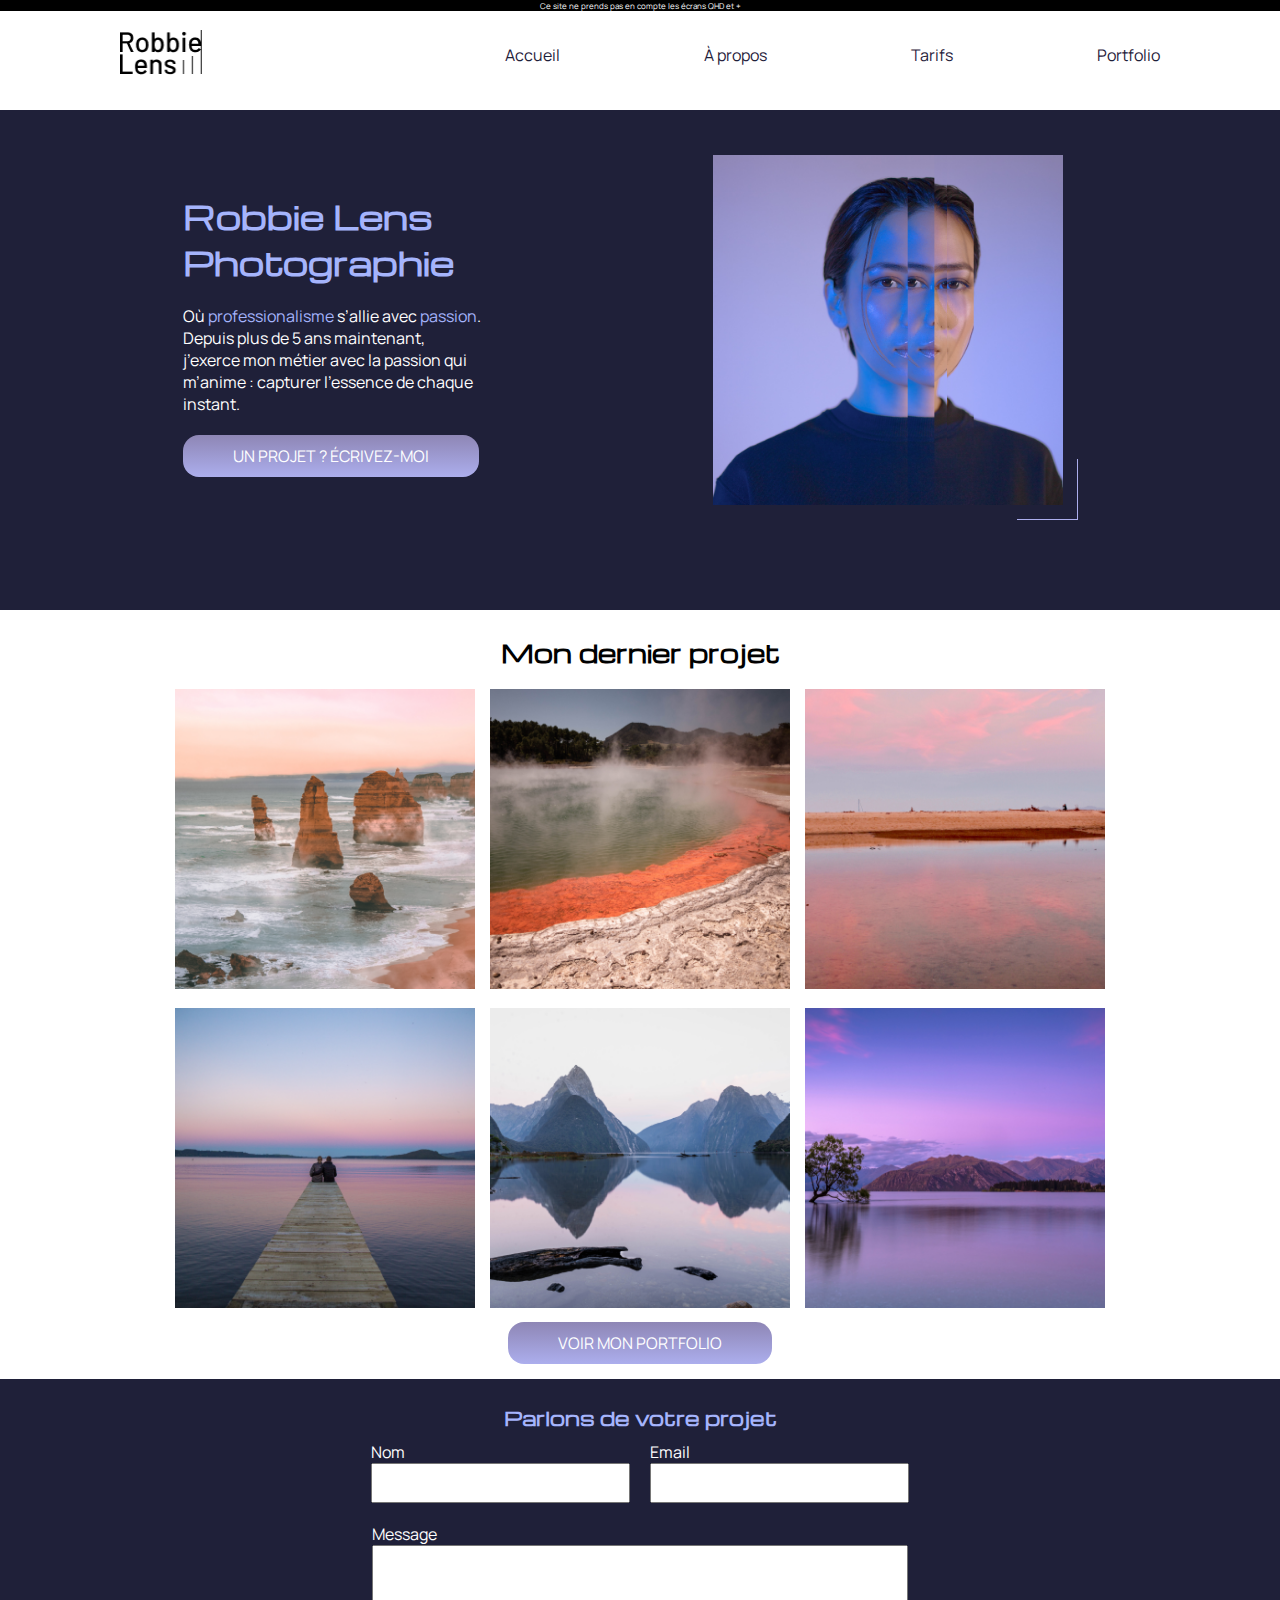
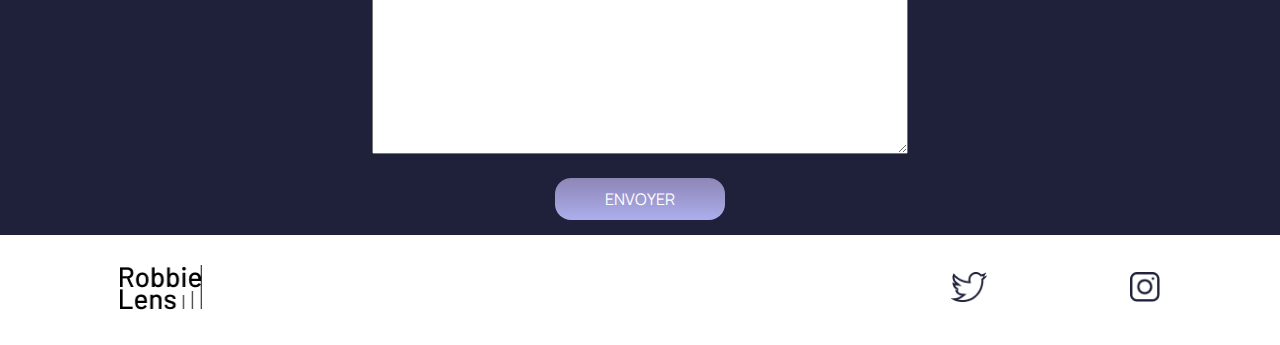
<file: index.html>
<!DOCTYPE html>
<html lang="fr">

<head>
    <meta charset="utf-8" >
    <meta http-equiv="X-UA-Compatible" content="ie=edge">
    <meta name="viewport" content="width=device-width, initial-scale=1.0">
    <title>Accueil - Robbie Lens Photographie</title>
    <link rel="stylesheet" href="./css/style.css"> <!-- ./css/class.css est importé dans style.css-->
    <link rel="preconnect" href="https://fonts.googleapis.com">
    <link rel="preconnect" href="https://fonts.gstatic.com" crossorigin>
    <link href="https://fonts.googleapis.com/css2?family=Manrope:wght@200..800&family=Michroma&display=swap" rel="stylesheet">
</head>

<body>
    <p id="first" class="text-white bg-black absolute text-center">Ce site ne prends pas en compte les écrans QHD et +</p>
    <header>
        <nav class="menuNav">
            <div><a href="index.html"><img src="images/logo.png" alt="Logo Robbie Lens" class="logo lien-icone"></a></div>
            <div class="btnNav">
                <a href="index.html">Accueil</a>
                <a href="a-propos.html">À propos</a>
                <a href="tarifs.html">Tarifs</a>
                <a href="portfolio.html">Portfolio</a>
            </div>
        </nav>
    </header>
    <main>
        <section>
            <div class="wrapper">
                <div class="one">
                    <h1 class="text-start invisible">Robbie Lens </h1>
                    <h1 class="text-start">Photographie</h1>
                </div>
                <div class="two w-300"> 
                    <p>
                        Où <em>professionalisme</em> s’allie avec <em>passion</em>. Depuis
                        plus de 5 ans maintenant, j’exerce mon métier avec la passion
                        qui m’anime : capturer l’essence de chaque instant.
                    </p>
                </div>
                <div class="pt-2 three text-start">
                        <a href="./meContacter.html" class="cta">UN PROJET ? ÉCRIVEZ-MOI</a>
                </div>
                <div class="four">
                    <div class="centerFit"><img src="images/robbie-lens.png" alt="Portrait avec effet de la photographe Robbie Lens"><div class="mini-border"></div></div>
                </div>
            </div>
        </section>
        <section class="bg-white">
            <h2 class="text-center text-black">Mon dernier projet</h2>
            <div class="container pt-4 text-center">
                <div><img src="./images/accueil/element-1.png" alt="" class="w-300 h-300"></div>
                <div><img src="./images/accueil/element-2.png" alt="" class="w-300 h-300"></div>
                <div><img src="./images/accueil/element-3.png" alt="" class="w-300 h-300"></div>
                <div><img src="./images/accueil/element-4.png" alt="" class="w-300 h-300"></div>
                <div><img src="./images/accueil/element-5.png" alt="" class="w-300 h-300"></div>
                <div><img src="./images/accueil/element-6.png" alt="" class="w-300 h-300"></div>
            </div>
            <div class="text-center pt-4">
                <a href="./portfolio.html" class="cta">VOIR MON PORTFOLIO</a>
            </div>
        </section>
        <section>
            <h3 class="text-center">Parlons de votre projet</h3>
            <form action="" id="yourProjectForm">
                <div class="form">
                    <div class="p-2">
                        <label for="name" class="text-white">Nom</label>
                        <br>
                        <input type="text" id="name" name="name">
                    </div>
                    <div class="p-2">
                        <label for="email" class="text-white">Email</label>
                        <br>
                        <input type="email" id="email" name="email">
                    </div>
                    <div class="p-2">
                        <label for="message" class="text-white">Message</label>
                        <br>
                        <textarea id="message" name="message"></textarea>
                    </div>
                </div>
                
                <div class="text-center pt-4">
                    <a href="mailto:exemple@gmail.com" class="cta">ENVOYER</a>
                </div>
            </form>

        </section>
    </main> 
    <footer>
        <div class="menuFooter">
            <div class="btnNav"><a href="index.html"><img src="images/logo.png" alt="Logo Robbie Lens" class="logo lien-icone"></a></div>
            <div class="btnNav">
                <a target="_blank" href="https://twitter.com/" class="lien-icone">
                    <img src="images/twitter.png" alt="Logo Twitter" height="30px">
                </a>
                <a target="_blank" href="https://www.instagram.com/" class="lien-icone">
                    <img src="images/instagram.png" alt="Logo Instagram" width="30px">
                </a>
            </div>
        </div>
    </footer>
</body>

</html>
</file>
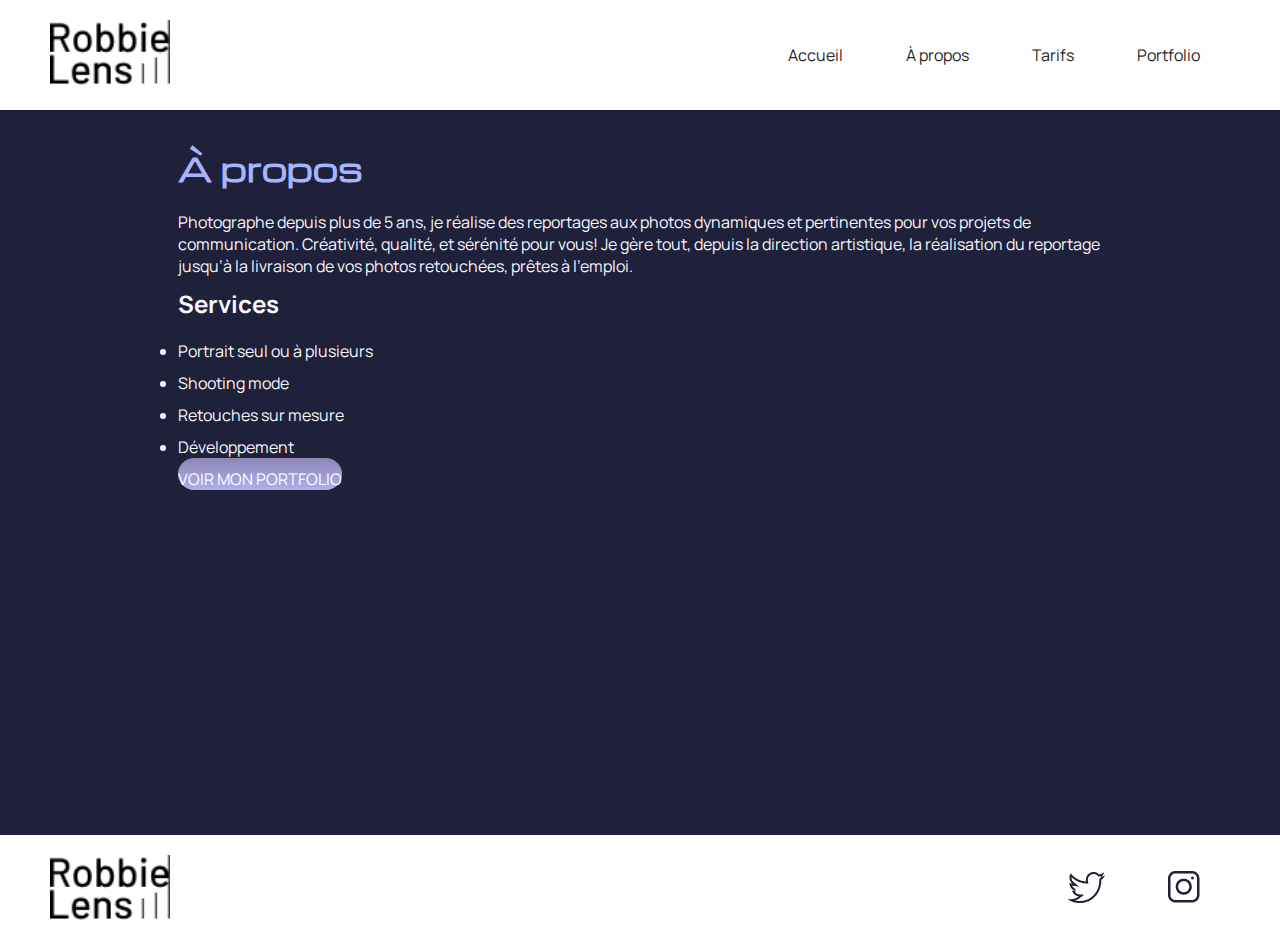
<file: a-propos.html>
<!DOCTYPE html>
<html lang="fr">

<head>
    <title>À propos - Robbie Lens Photographie</title>
    <meta charset="utf-8" >
    <meta http-equiv="X-UA-Compatible" content="ie=edge">
    <meta name="viewport" content="width=device-width, initial-scale=1.0">
    <link href="style.css" rel="stylesheet">
    <link rel="preconnect" href="https://fonts.googleapis.com">
    <link rel="preconnect" href="https://fonts.gstatic.com" crossorigin>
    <link href="https://fonts.googleapis.com/css2?family=Manrope:wght@200..800&family=Michroma&display=swap" rel="stylesheet">
</head>

<body>
    <header>
        <nav class="menuNav">
            <div class="logo"><a href="index.html"><img src="images/logo.png" alt="Logo Robbie Lens" class="lien-icone" width="120px"></a></div>
            <div class="btnNav">
                <a href="index.html">Accueil</a>
                <a href="a-propos.html">À propos</a>
                <a href="tarifs.html">Tarifs</a>
                <a href="portfolio.html">Portfolio</a>
            </div>
        </nav>
    </header>
    <main>
        <section class="a-propos-main">
            <h1>À propos</h1>
            <div class="carre-contenu">
                <p>
                    Photographe depuis plus de 5 ans, je réalise des reportages aux photos dynamiques et pertinentes
                    pour
                    vos
                    projets de communication. Créativité, qualité, et sérénité pour vous! Je gère tout, depuis la
                    direction
                    artistique, la réalisation du reportage jusqu’à la livraison de vos photos retouchées, prêtes à
                    l’emploi.
                </p>
                <h2>Services</h2>
                <ul>
                    <li>Portrait seul ou à plusieurs</li>
                    <li>Shooting mode</li>
                    <li>Retouches sur mesure</li>
                    <li>Développement</li>
                </ul>
            </div>
            <div>
                <a href="" class="cta">VOIR MON PORTFOLIO</a>
            </div>
        </section>
    </main>
    <footer>
        <div class="menuNav">
            <div class="logo"><a href="index.html"><img src="images/logo.png" alt="Logo Robbie Lens" width="120px" class="lien-icone"></a></div>
            <div class="btnNav">
                <a target="_blank" href="https://twitter.com/" class="lien-icone">
                    <img src="images/twitter.png" alt="Logo Twitter" >
                </a>
                <a target="_blank" href="https://www.instagram.com/" class="lien-icone">
                    <img src="images/instagram.png" alt="Logo Instagram" >
                </a>
            </div>
        </div>
    </footer>
</body>

</html>
</file>
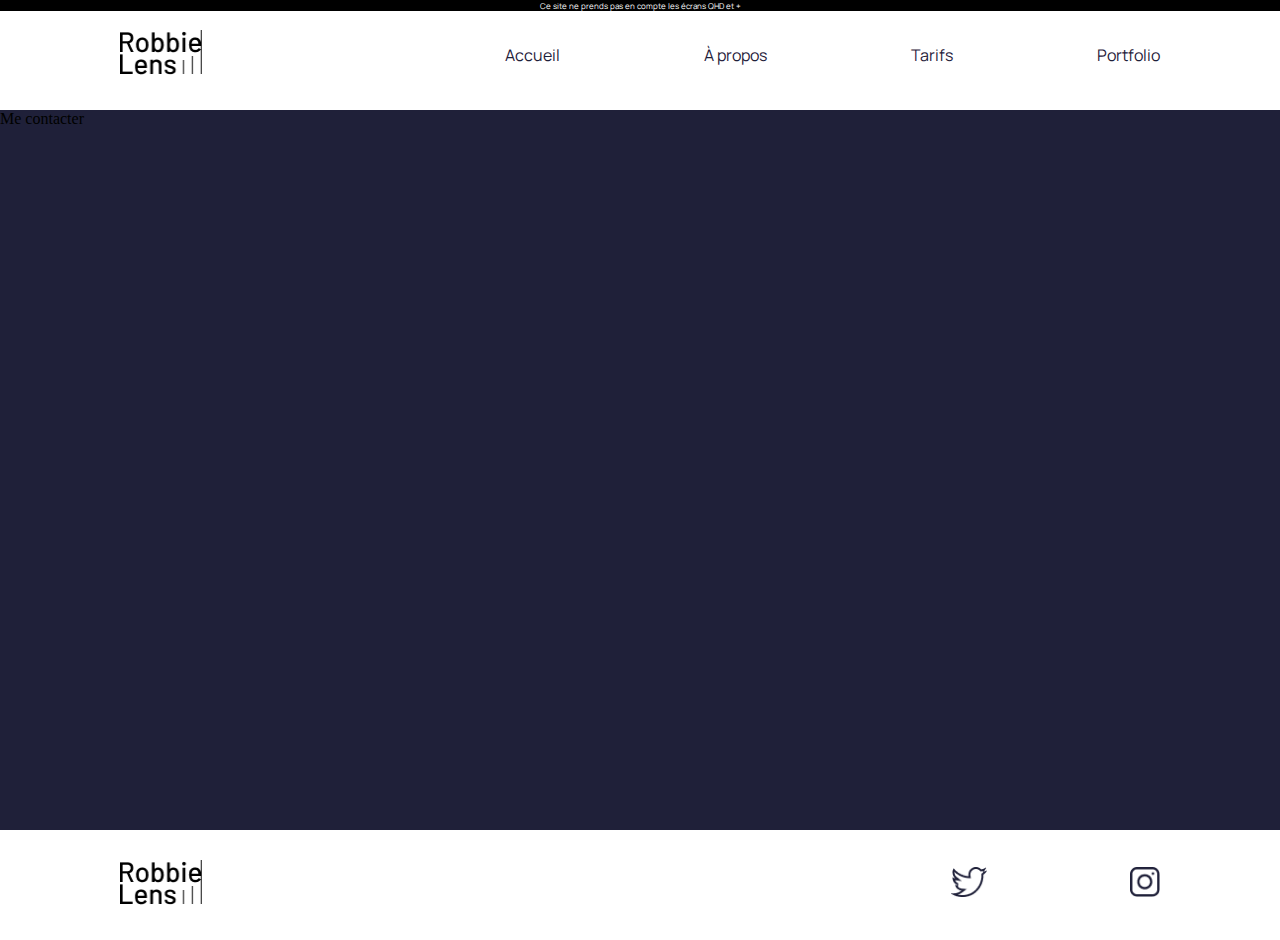
<file: meContacter.html>
<!DOCTYPE html>
<html lang="fr">
<head>
    <meta charset="utf-8" >
    <meta http-equiv="X-UA-Compatible" content="ie=edge">
    <meta name="viewport" content="width=device-width, initial-scale=1.0">
    <title>Me contacter - Robbie Lens Photographie</title>
    <link rel="stylesheet" href="./css/style.css"> <!-- ./css/class.css est importé dans style.css-->
    <link rel="preconnect" href="https://fonts.googleapis.com">
    <link rel="preconnect" href="https://fonts.gstatic.com" crossorigin>
    <link href="https://fonts.googleapis.com/css2?family=Manrope:wght@200..800&family=Michroma&display=swap" rel="stylesheet">
</head>
<body>
    <p id="first" class="text-white bg-black absolute text-center">Ce site ne prends pas en compte les écrans QHD et +</p>
    <header>
        <nav class="menuNav">
            <div><a href="index.html"><img src="images/logo.png" alt="Logo Robbie Lens" class="logo lien-icone"></a></div>
            <div class="btnNav">
                <a href="index.html">Accueil</a>
                <a href="a-propos.html">À propos</a>
                <a href="tarifs.html">Tarifs</a>
                <a href="portfolio.html">Portfolio</a>
            </div>
        </nav>
    </header>
    <main>
        Me contacter
    </main>
    <footer>
        <div class="menuFooter">
            <div class="btnNav"><a href="index.html"><img src="images/logo.png" alt="Logo Robbie Lens" class="logo lien-icone"></a></div>
            <div class="btnNav">
                <a target="_blank" href="https://twitter.com/" class="lien-icone">
                    <img src="images/twitter.png" alt="Logo Twitter" height="30px">
                </a>
                <a target="_blank" href="https://www.instagram.com/" class="lien-icone">
                    <img src="images/instagram.png" alt="Logo Instagram" width="30px">
                </a>
            </div>
        </div>
    </footer>
</body>
</html>
</file>
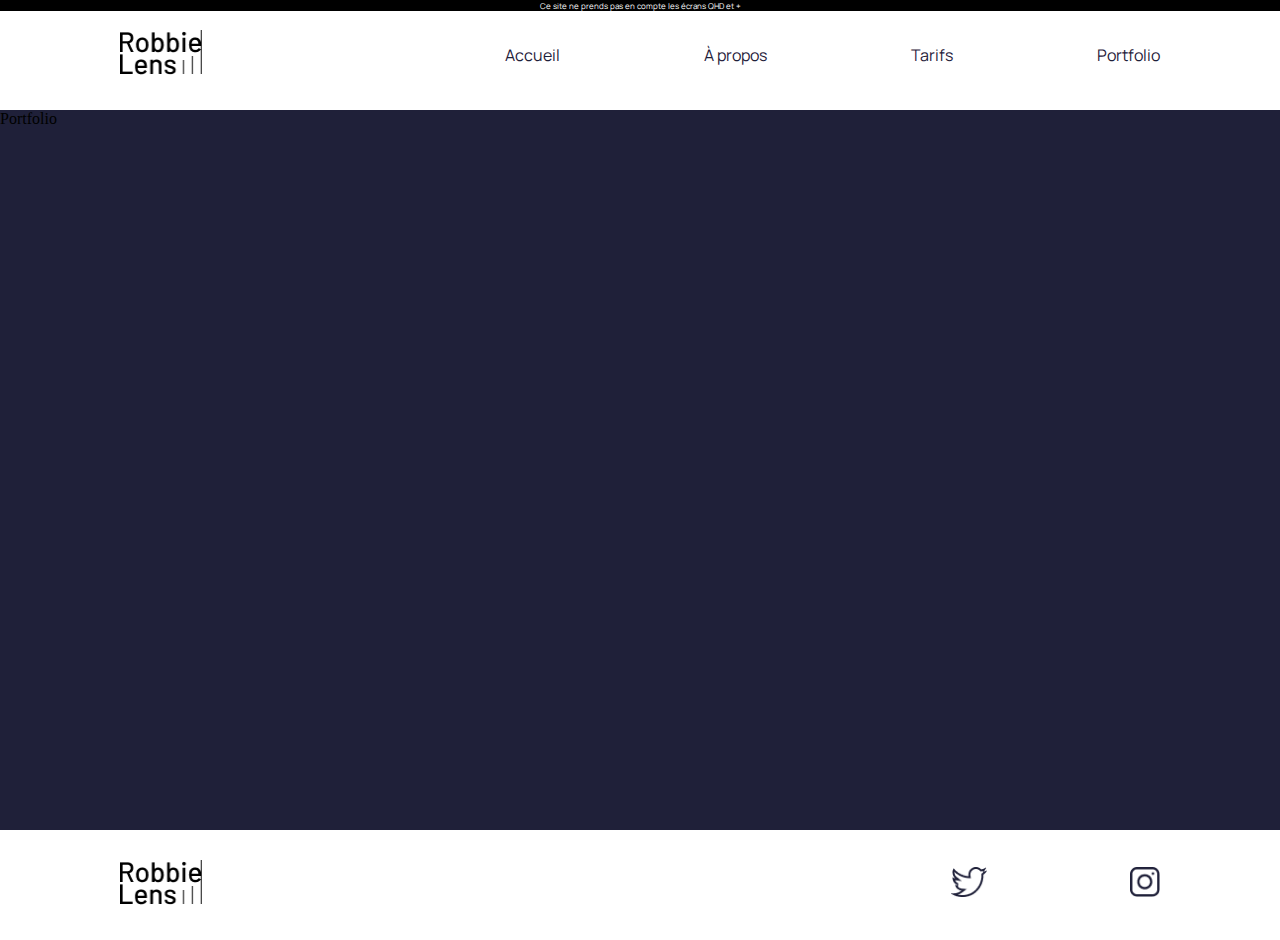
<file: portfolio.html>
<!DOCTYPE html>
<html lang="fr">
<head>
    <meta charset="utf-8" >
    <meta http-equiv="X-UA-Compatible" content="ie=edge">
    <meta name="viewport" content="width=device-width, initial-scale=1.0">
    <title>Portfolio - Robbie Lens Photographie</title>
    <link rel="stylesheet" href="./css/style.css"> <!-- ./css/class.css est importé dans style.css-->
    <link rel="preconnect" href="https://fonts.googleapis.com">
    <link rel="preconnect" href="https://fonts.gstatic.com" crossorigin>
    <link href="https://fonts.googleapis.com/css2?family=Manrope:wght@200..800&family=Michroma&display=swap" rel="stylesheet">
</head>
<body>
    <p id="first" class="text-white bg-black absolute text-center">Ce site ne prends pas en compte les écrans QHD et +</p>
    <header>
        <nav class="menuNav">
            <div><a href="index.html"><img src="images/logo.png" alt="Logo Robbie Lens" class="logo lien-icone"></a></div>
            <div class="btnNav">
                <a href="index.html">Accueil</a>
                <a href="a-propos.html">À propos</a>
                <a href="tarifs.html">Tarifs</a>
                <a href="portfolio.html">Portfolio</a>
            </div>
        </nav>
    </header>
    <main>
        Portfolio
    </main>
    <footer>
        <div class="menuFooter">
            <div class="btnNav"><a href="index.html"><img src="images/logo.png" alt="Logo Robbie Lens" class="logo lien-icone"></a></div>
            <div class="btnNav">
                <a target="_blank" href="https://twitter.com/" class="lien-icone">
                    <img src="images/twitter.png" alt="Logo Twitter" height="30px">
                </a>
                <a target="_blank" href="https://www.instagram.com/" class="lien-icone">
                    <img src="images/instagram.png" alt="Logo Instagram" width="30px">
                </a>
            </div>
        </div>
    </footer>
</body>
</html>
</file>
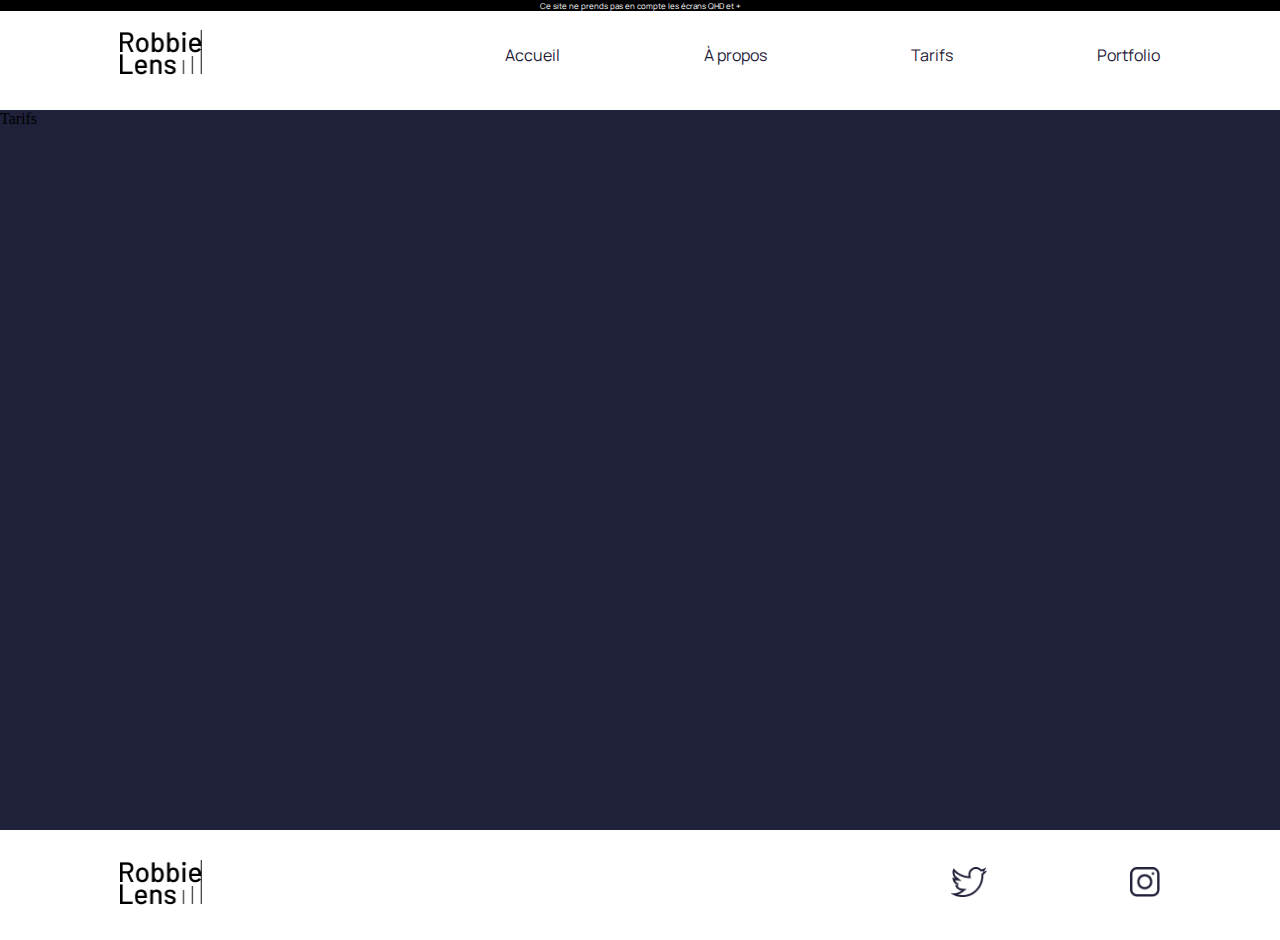
<file: tarifs.html>
<!DOCTYPE html>
<html lang="fr">
<head>
    <meta charset="utf-8" >
    <meta http-equiv="X-UA-Compatible" content="ie=edge">
    <meta name="viewport" content="width=device-width, initial-scale=1.0">
    <title>Tarifs - Robbie Lens Photographie</title>
    <link rel="stylesheet" href="./css/style.css"> <!-- ./css/class.css est importé dans style.css-->
    <link rel="preconnect" href="https://fonts.googleapis.com">
    <link rel="preconnect" href="https://fonts.gstatic.com" crossorigin>
    <link href="https://fonts.googleapis.com/css2?family=Manrope:wght@200..800&family=Michroma&display=swap" rel="stylesheet">
</head>
<body>
    <p id="first" class="text-white bg-black absolute text-center">Ce site ne prends pas en compte les écrans QHD et +</p>
    <header>
        <nav class="menuNav">
            <div><a href="index.html"><img src="images/logo.png" alt="Logo Robbie Lens" class="logo lien-icone"></a></div>
            <div class="btnNav">
                <a href="index.html">Accueil</a>
                <a href="a-propos.html">À propos</a>
                <a href="tarifs.html">Tarifs</a>
                <a href="portfolio.html">Portfolio</a>
            </div>
        </nav>
    </header>
    <main>
        Tarifs
    </main>
    <footer>
        <div class="menuFooter">
            <div class="btnNav"><a href="index.html"><img src="images/logo.png" alt="Logo Robbie Lens" class="logo lien-icone"></a></div>
            <div class="btnNav">
                <a target="_blank" href="https://twitter.com/" class="lien-icone">
                    <img src="images/twitter.png" alt="Logo Twitter" height="30px">
                </a>
                <a target="_blank" href="https://www.instagram.com/" class="lien-icone">
                    <img src="images/instagram.png" alt="Logo Instagram" width="30px">
                </a>
            </div>
        </div>
    </footer>
</body>
</html>
</file>
<file: css/style.css>
/* Don't forget to import class.css in every css you need variables */
@import "./class.css";
/* AND import other css's to style, like that one link is enough OR add new <link href="./css/new.css"> to every pages.html */
/* Reset */
* {
  margin: 0;
  padding: 0;
}
/* ----- */

/* Initialise my page */
html{
  max-width: 100%;
  position: relative;
}
header{
  min-height: 10vh;
}
main{
  min-height: 80vh;
}
footer{
  min-height: 10vh;
}
/* ------------------- */

/* Font */
p, span, li, em, strong, a, label, input, text{
  font-family: 'Manrope', sans-serif;
}
h1, h2, h3, h4, h5, h6{
  font-family: 'Michroma', sans-serif;
}
/* ---- */

/* Text color */
h1, h3, h5{
  color: var(--colorPrimary);
}
h2, h4, h6{
  color: var(--colorBlack)
}
em{
  color: var(--colorPrimary);
  font-style: normal;
}
p{
  color: white;
}
/* ---------- */
#first{
  width: 100%;
  font-size: 0.5em;
}

body{
  background-color: #1f2039;
  height: 100%;
}

header, footer{
  align-content: center;
  background-color: white;
  padding: 10px 50px;
}
/* Sections */
section{
  padding: 25px;
}
/* -------- */
/* Links */
a{
  color: #1f2039;
  text-decoration: none;
}
a:hover{
  text-decoration: underline;
}
/* ----- */

input{
  height: 36px;
}
.cta{
  background: linear-gradient(#8e86b5, var(--colorPurpleLight));
  color: white;
  border-radius: 16px;
  padding: 10px 50px;
}

.cta:hover{
  transition: 0.5s;
  background: linear-gradient(#696484, #8788ba);
  text-decoration: none;
}

.lien-icone:hover{
  opacity: 0.5;
}

.menuNav, .menuFooter{
  display: flex;
  flex-wrap: wrap;
  flex-direction: row;
  justify-content: space-between;
  align-items: center;
}

.menuNav a, .menuFooter a{
  margin: 0px 70px;
}

.btnNav a:hover{
  text-decoration: none;
  text-shadow: 1px 1px 0px #696484 ;
}

.logo{
  width: 82px;
}

.mini-border{
  border-right: 1px solid var(--colorPurpleLight);
  border-bottom: 1px solid var(--colorPurpleLight);
  position: relative;
  z-index: -1;
  width: 60px;
  height: 60px;
  top: -50px;
  left: 87%;
}

.centerFit{
  text-align: center;
  margin: 20px 0px;
  width:fit-content;
}
.centerFit img{
  width: 350px;
  height: 350px;
}

/* Accueil section 1 */
.wrapper{
  display: grid;
  grid-template-columns: 420px 420px;
  grid-auto-rows:150px;
  column-gap: 75px;
  justify-content: center;
}

.one{
  grid-column: 1 / 2;
  grid-row: 1;
  align-content: end;
}

.two{
  grid-column: 1 / 2;
  grid-row: 2;
  align-content: center;
}

.three{
  top: 0;
  grid-column: 1 / 2;
  grid-row: 3;
  align-content: start;
}

.four{
  grid-column: 2;
  grid-row: 1/4;
  display: flex;
  justify-content: center;
  align-content: center;
}
/* ----------------- */

/* Accueil Section 2 */
.container{
  display: grid;
  grid-template-columns: repeat(3, 300px);
  gap: 15px;
  justify-content: center;
  align-items: center; 
} 
/* ----------------- */

/* @media screen */
@media screen and (max-width: 1129px){
  .wrapper{
  column-gap: 40px;
  }
  .menuNav a{
    margin: 0px 30px;
  }
  .container{
  grid-template-columns: repeat(2, 350px);
  } 
}
@media screen and (max-width: 1040px){
  .wrapper{
  column-gap: 0px;
  }
  .two, .one{
    width: 300px;
  }
}
@media screen and (max-width: 915px){
  .wrapper{
    grid-template-columns: 320px 320px;
    column-gap: 20px;
  }
}
@media screen and (max-width: 765px){
  .wrapper{
    grid-template-columns: 300px 300px;
    column-gap: 20px;
  }
  .centerFit img{
    width: 300px;
    height: 300px;
  }
  .four{
    align-items: center;
  }
  .menuNav{
  flex-direction: column;
  }
  .menuNav .btnNav{
    display: flex;
    flex-direction: column;
  }
  .btnNav a{
    margin: 10px 10px;
  }
  .container{
  grid-template-columns: 350px;
  } 
}
@media screen and (max-width: 675px){
  .wrapper{
    display: flex;
    flex-direction: column;
    align-items: center;
    padding-bottom: 20px;
  }
  .centerFit img{
    width: 250px;
    height: 250px;
  }
  .one{
    margin-top: -35px;
    order: 2;
    padding-bottom: 15px;
  }
  .two{
    order: 3;
  }
  .three{
    margin-top: 35px; 
    order: 4;
  }
  .four{
    order: 1;
  }
  /* ATTENTION à n'utiliser que selon la largeur de l'écran */
  .invisible{
    font-size: 0px;
  }
  .form{  
    flex-direction: column;
  }
  
}
@media screen and (max-width: 607px) {
  .form #message{
    width: 255px!important;
    height: 195px!important;
  }
}
/* ------------- */

.form{
  display: flex;
  justify-content: center;
  align-items: center;
  align-content: center;
  flex-direction: row;
  flex-wrap: wrap;
  max-width: 558px;
  margin: auto;
}
.form #name{
  width: 255px;
}
.form #email{
  width: 255px;
}
.form #message{
  width: 534px;
  height: 207px;
}
</file>
<file: style.css>
/* Reset */
* {
  margin: 0;
  padding: 0;
  /* Font */
  font-family: 'Manrope', sans-serif;
  /* ---- */
}
/* ----- */

/* Initialise my page */
html{
  height: 100%;
  width: 100%;
  position: relative;
}
header{
  min-height: 10vh;
}
main{
  min-height: 75vh;
  width: 85%;
  margin: auto;
  padding: 25px 15px;
}
footer{
  height: 10vh;
}
/* -------------------------------------- */

body{
  background-color: #1f2039;
}

p, a, li{}
header, footer{
  align-content: center;
  background-color: white;
  padding: 10px 50px;
}

/* Links */
a{
  color: #242424;
  text-decoration: none;
}
a:hover{
  text-decoration: underline;
}
/* ----- */

em{
  color: #a5b4fc;
  font-style: normal;
}

h1{
  color: #a5b4fc;
  font-family: 'Michroma', sans-serif;
}

p, li, h2{
  color: #f9f8ff;
}

.cta{
  background: linear-gradient(#8e86b5, #acaeed);
  color: white;
  border-radius: 35px;
}

.cta:hover{
  background: linear-gradient(#696484, #8788ba);
  text-decoration: none;
}

.lien-icone:hover{
  opacity: 0.5;
}

/* .carre-contenu{
  border-right: 1px solid #8e86b5;
  border-bottom: 1px solid #8e86b5;
  padding: 50px;
}

.carre-contenu h2 {
  margin-top: 30px;
}

.carre-contenu ul {
  margin-top: 30px;
} */

section *{
  padding-top: 10px;
}

.a-propos-main{
  width: 85%;
  margin: auto;
}

.menuNav{
  display: flex;
  flex-wrap: wrap;
  flex-direction: row;
  justify-content: space-between;
  align-items: center;
}

.btnNav a{
  margin: 0px 30px;
}
.btnNav a:hover{
  text-decoration: none;
  text-shadow: 1px 1px 0px #696484 ;
}

.logo{
  width: 120px;
}
</file>
